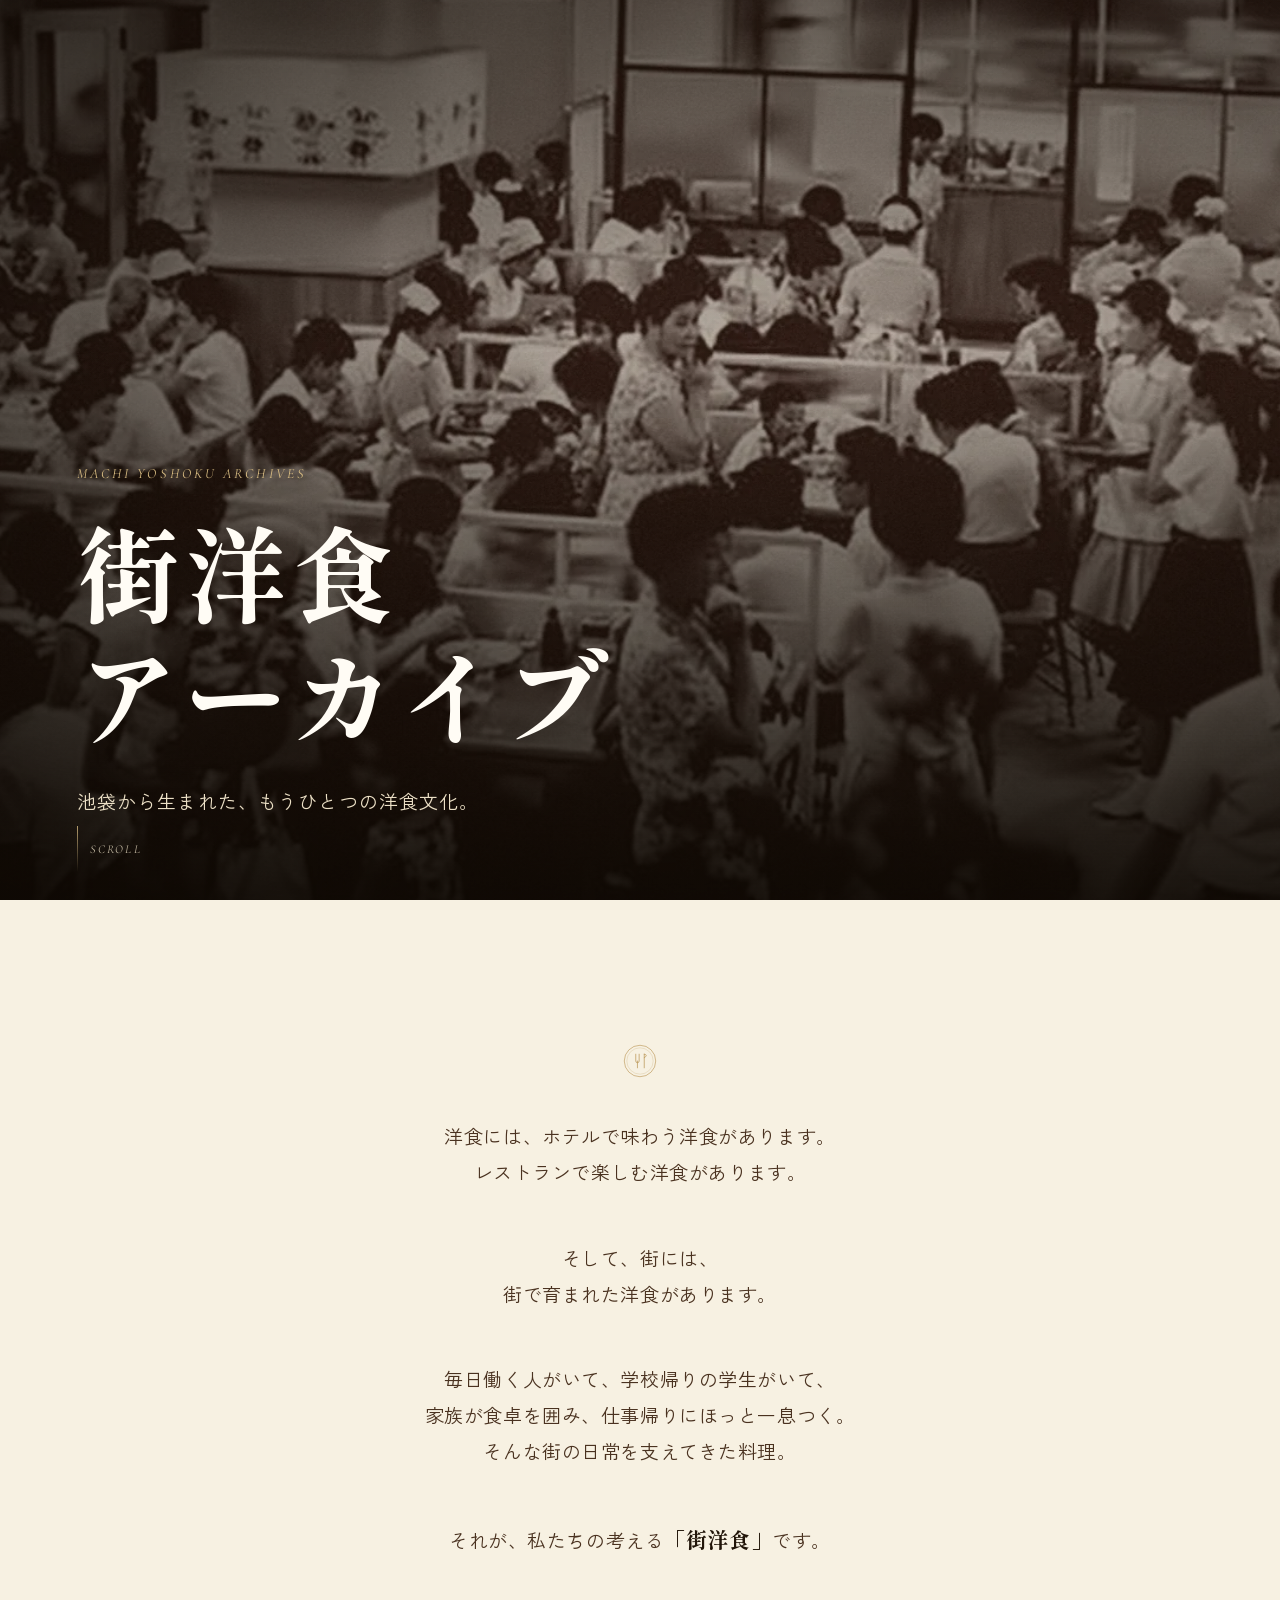
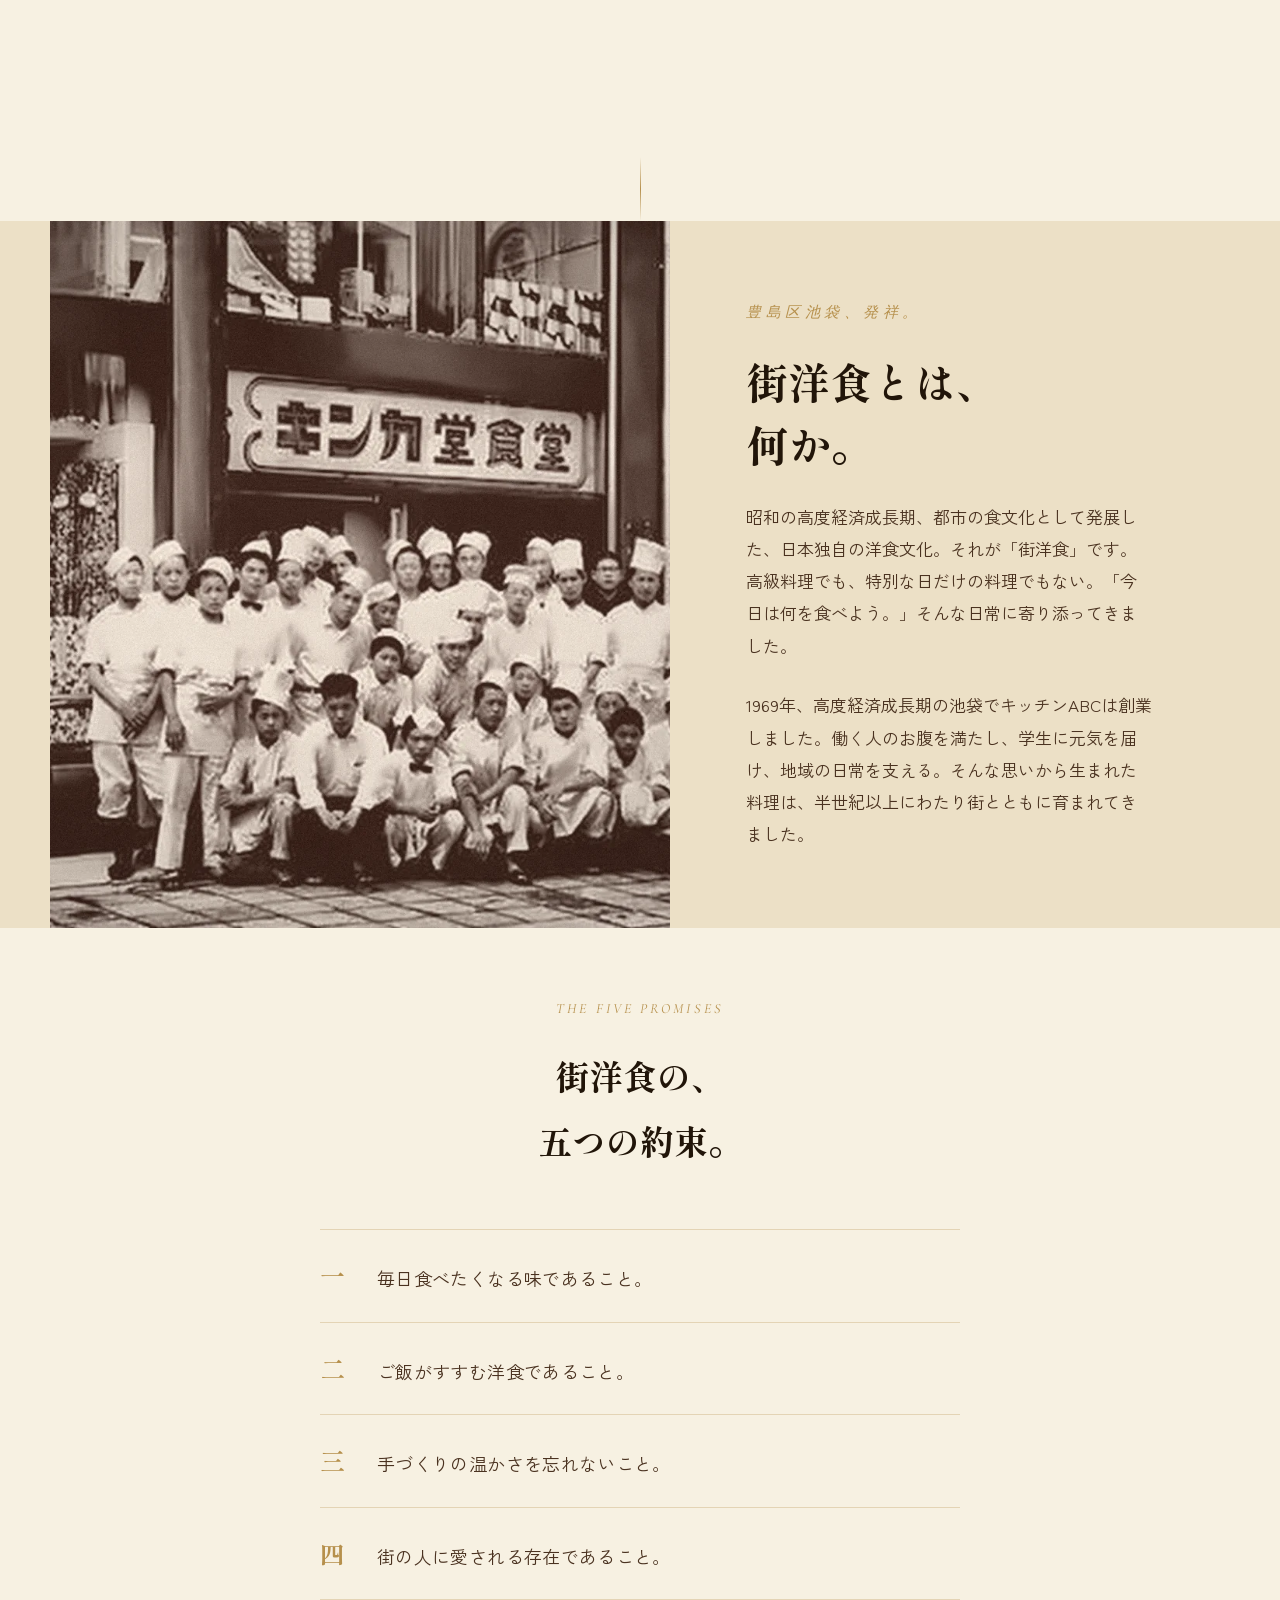
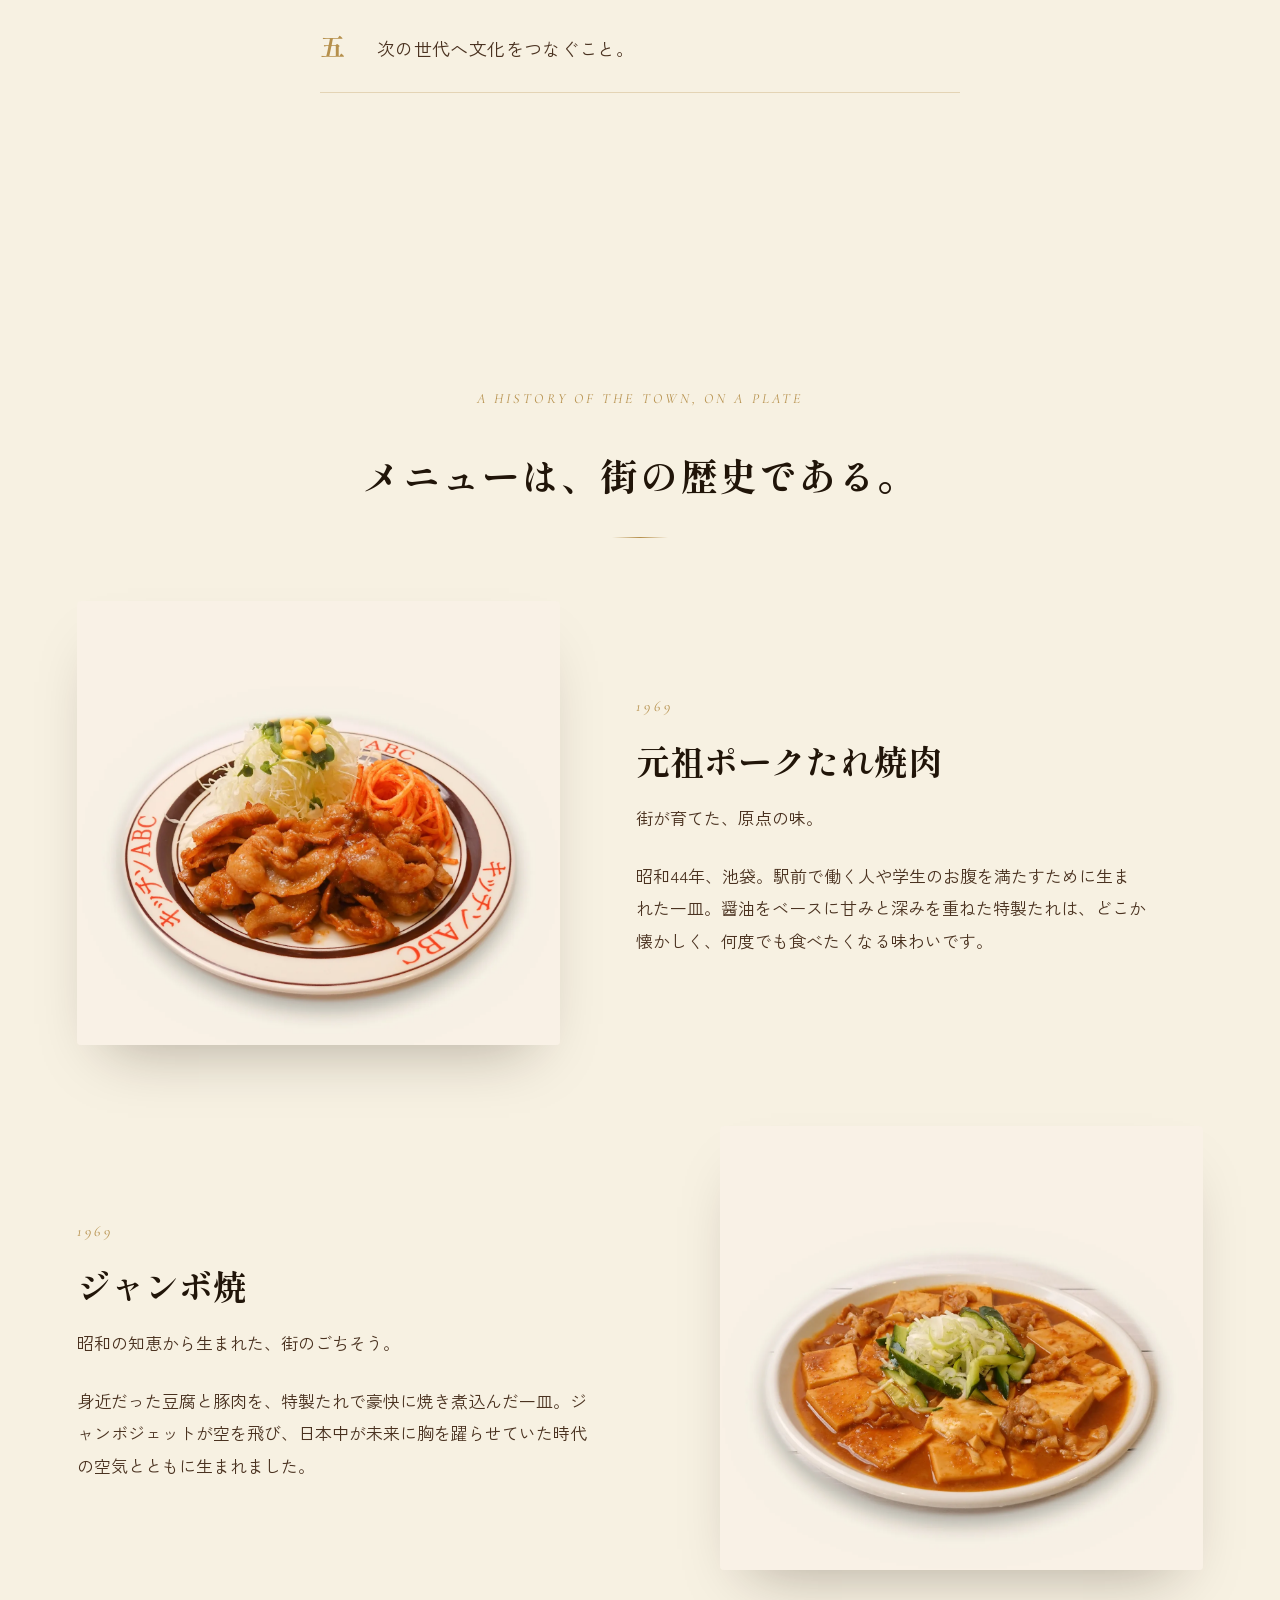
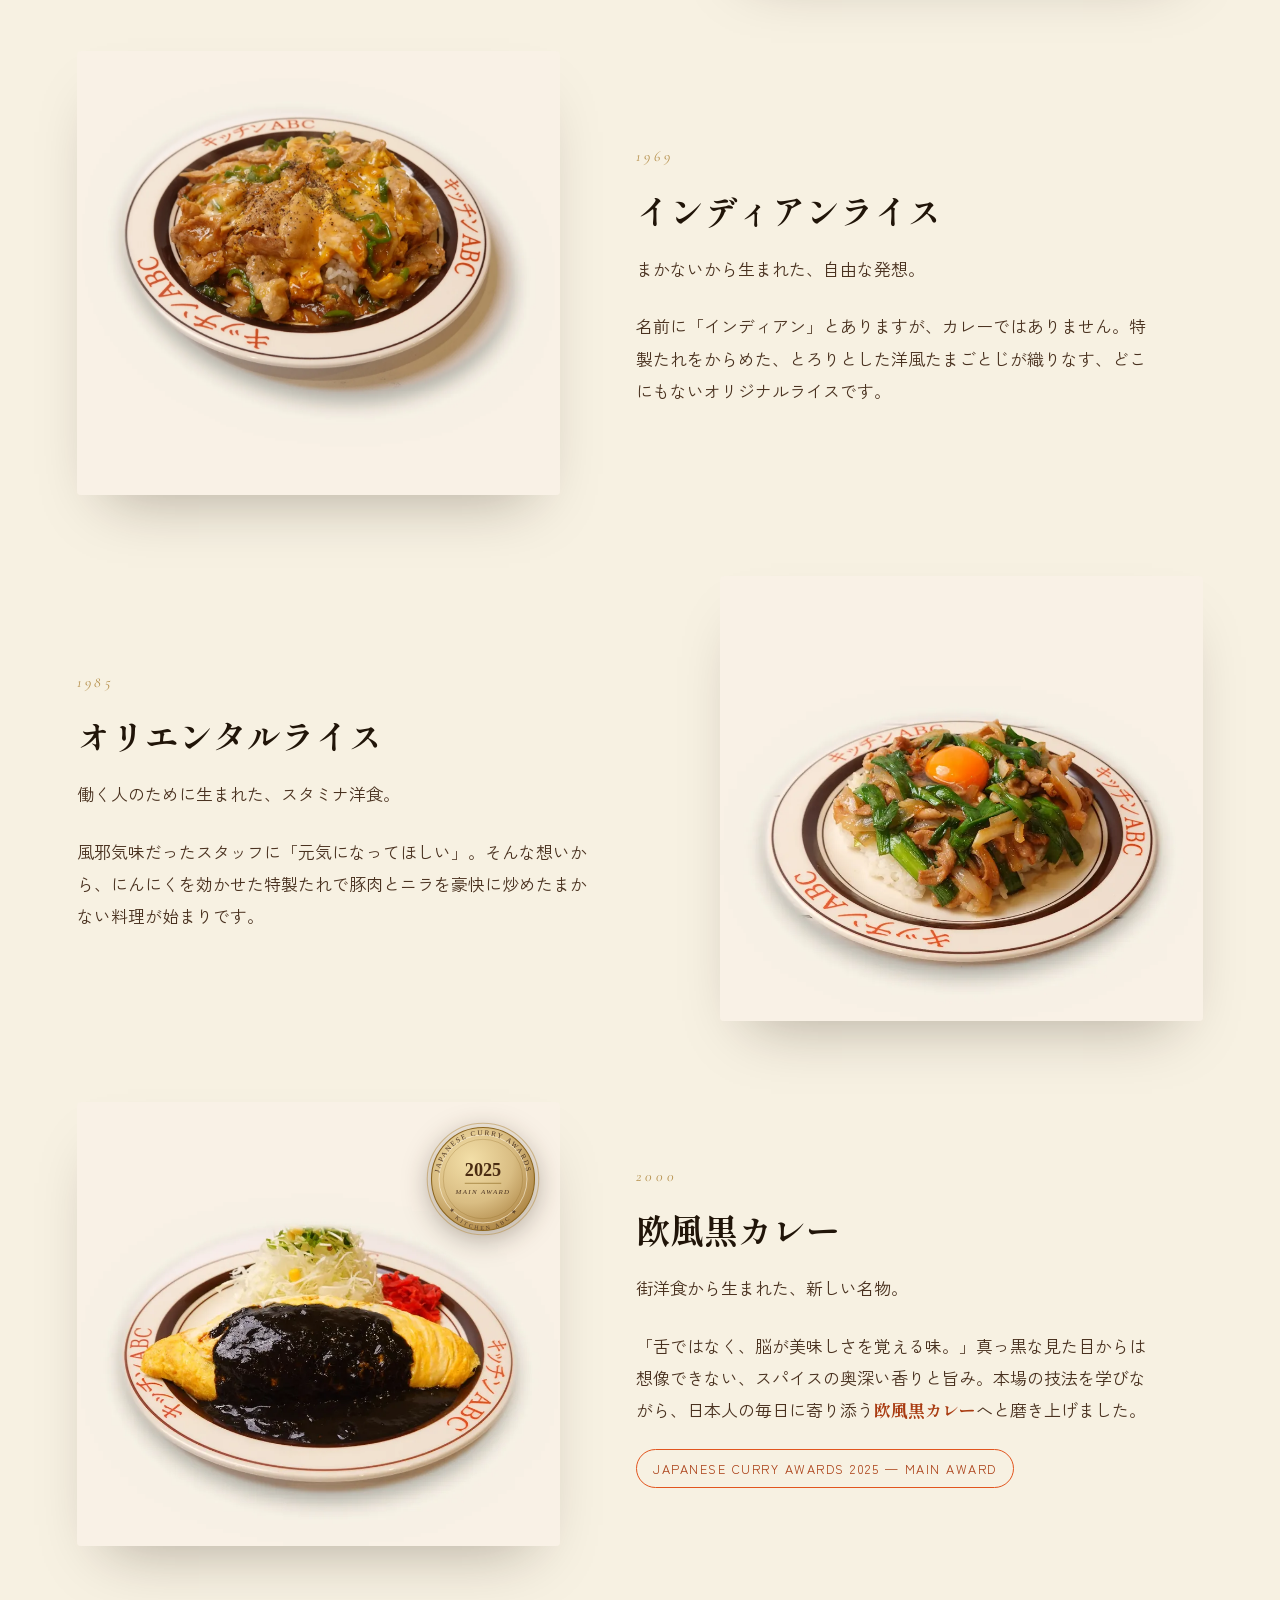
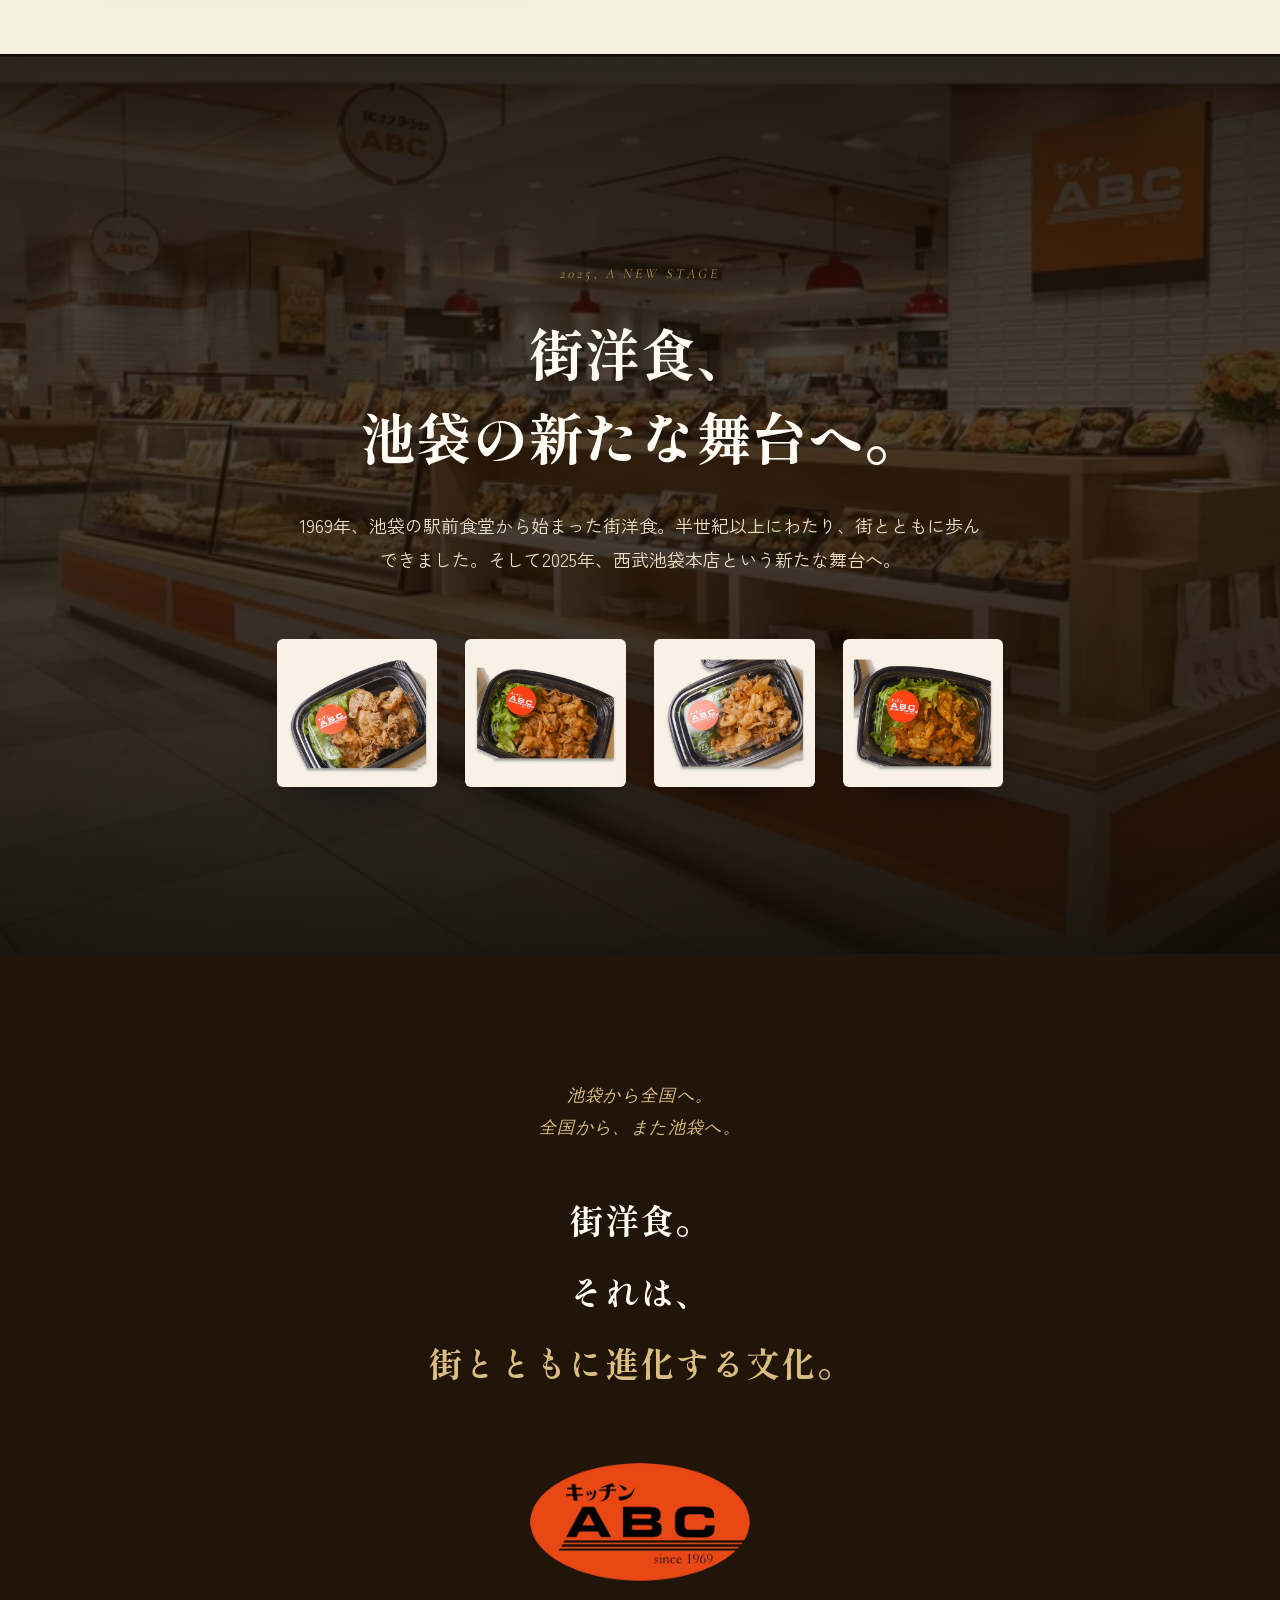
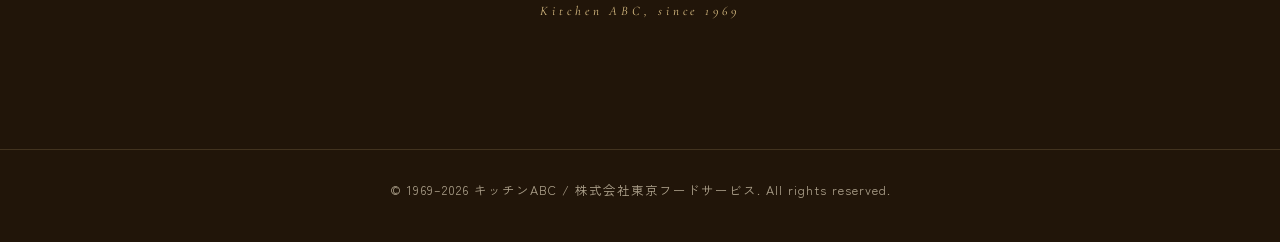
<file: index.html>
<!DOCTYPE html>
<html lang="ja">
<head>
<meta charset="UTF-8">
<meta name="viewport" content="width=device-width, initial-scale=1.0">
<title>街洋食アーカイブ | MACHI YOSHOKU ARCHIVES — キッチンABC</title>
<meta name="description" content="池袋の街、百貨店文化、そして名物メニューの歴史を通じて、キッチンABCが考える「街洋食」という文化をたどるデジタルアーカイブ。街洋食は、街とともに進化する文化。">

<!-- Open Graph -->
<meta property="og:type" content="website">
<meta property="og:title" content="街洋食アーカイブ | MACHI YOSHOKU ARCHIVES — キッチンABC">
<meta property="og:description" content="池袋の街、百貨店文化、そして名物メニューの歴史を通じて、キッチンABCが考える「街洋食」という文化をたどるデジタルアーカイブ。">
<meta property="og:image" content="images/hero-dining-hall.jpg">
<meta property="og:url" content="https://kitchenabc.example/machi-yoshoku-archives/">
<meta property="og:site_name" content="街洋食アーカイブ | キッチンABC">
<meta property="og:locale" content="ja_JP">

<!-- Twitter Card -->
<meta name="twitter:card" content="summary_large_image">
<meta name="twitter:title" content="街洋食アーカイブ | MACHI YOSHOKU ARCHIVES">
<meta name="twitter:description" content="池袋の街とともに育った洋食文化、キッチンABCのデジタルアーカイブ。">
<meta name="twitter:image" content="images/hero-dining-hall.jpg">

<link rel="preconnect" href="https://fonts.googleapis.com">
<link rel="preconnect" href="https://fonts.gstatic.com" crossorigin>
<link href="https://fonts.googleapis.com/css2?family=Shippori+Mincho+B1:wght@400;700;800&family=Zen+Kaku+Gothic+New:wght@300;400;500;700&family=Cormorant+Garamond:ital,wght@0,400;0,500;0,600;1,400;1,500&display=swap" rel="stylesheet">

<link rel="icon" type="image/png" href="assets/favicon.png">
<link rel="stylesheet" href="css/style.css">

<!-- Structured data: Article -->
<script type="application/ld+json">
{
  "@context": "https://schema.org",
  "@type": "Article",
  "headline": "街洋食アーカイブ — 池袋の街とともに育った洋食文化",
  "description": "池袋の街、百貨店文化、名物メニューの歴史を通じてキッチンABCが考える「街洋食」という文化をたどるデジタルアーカイブ。",
  "image": "images/hero-dining-hall.jpg",
  "author": { "@type": "Organization", "name": "キッチンABC" },
  "publisher": {
    "@type": "Organization",
    "name": "キッチンABC",
    "logo": { "@type": "ImageObject", "url": "assets/logo-mark.png" }
  },
  "mainEntityOfPage": "https://kitchenabc.example/machi-yoshoku-archives/"
}
</script>

<!-- Structured data: Organization -->
<script type="application/ld+json">
{
  "@context": "https://schema.org",
  "@type": "Organization",
  "name": "キッチンABC",
  "foundingDate": "1969",
  "url": "https://kitchenabc.example/",
  "logo": "assets/logo-mark.png",
  "areaServed": "豊島区 池袋"
}
</script>

<!-- Structured data: Breadcrumb -->
<script type="application/ld+json">
{
  "@context": "https://schema.org",
  "@type": "BreadcrumbList",
  "itemListElement": [
    { "@type": "ListItem", "position": 1, "name": "キッチンABC", "item": "https://kitchenabc.example/" },
    { "@type": "ListItem", "position": 2, "name": "街洋食アーカイブ", "item": "https://kitchenabc.example/machi-yoshoku-archives/" }
  ]
}
</script>
</head>
<body>

<a class="visually-hidden" href="#main">本文へスキップ</a>

<div class="site-mark" id="siteMark" aria-hidden="true">
  <img class="site-mark__badge" src="assets/logo-mark.png" alt="" width="46" height="25" loading="lazy">
  <span class="site-mark__text">MACHI YOSHOKU ARCHIVES</span>
</div>

<main id="main">

  <!-- ============ HERO ============ -->
  <section class="hero" aria-label="街洋食アーカイブ イントロダクション">
    <div class="hero__media" id="heroMedia">
      <picture>
        <source srcset="images/hero-dining-hall-sm.webp" media="(max-width: 760px)" type="image/webp">
        <source srcset="images/hero-dining-hall.webp" type="image/webp">
        <source srcset="images/hero-dining-hall-sm.jpg" media="(max-width: 760px)">
        <img src="images/hero-dining-hall.jpg" alt="昭和のキンカ堂食堂、大食堂のにぎわい" width="1251" height="822">
      </picture>
    </div>
    <div class="hero__veil"></div>
    <div class="hero__content">
      <div class="hero__inner">
        <span class="eyebrow hero__eyebrow reveal">MACHI YOSHOKU ARCHIVES</span>
        <h1 class="hero__title">
          <span class="reveal">街洋食</span>
          <span class="reveal reveal-delay-1">アーカイブ</span>
        </h1>
        <p class="hero__sub reveal reveal-delay-2">池袋から生まれた、もうひとつの洋食文化。</p>
      </div>
    </div>
    <div class="hero__scroll" aria-hidden="true">
      <span class="hero__scroll-line"></span>
      <span class="hero__scroll-text">SCROLL</span>
    </div>
  </section>

  <!-- ============ INTRO ============ -->
  <section class="intro">
    <div class="intro__inner">
      <img class="intro__mark reveal" src="assets/emblem-mark.svg" alt="" width="34" height="34" loading="lazy">
      <p class="reveal">
        洋食には、ホテルで味わう洋食があります。<br>
        レストランで楽しむ洋食があります。
      </p>
      <p class="reveal reveal-delay-1">
        そして、街には、<br>
        街で育まれた洋食があります。
      </p>
      <p class="reveal reveal-delay-2">
        毎日働く人がいて、学校帰りの学生がいて、<br>
        家族が食卓を囲み、仕事帰りにほっと一息つく。<br>
        そんな街の日常を支えてきた料理。
      </p>
      <p class="reveal reveal-delay-3">
        それが、私たちの考える<strong>「街洋食」</strong>です。
      </p>
    </div>
  </section>

  <div class="divider" aria-hidden="true"><span class="divider__line"></span></div>

  <!-- ============ CHAPTER 02 — 百貨店文化 ============ -->
  <section class="chapter" aria-labelledby="chapter02-title">
    <div class="chapter__grid">
      <div class="chapter__media reveal">
        <picture>
          <source srcset="images/section02-storefront-sm.webp" media="(max-width: 760px)" type="image/webp">
          <source srcset="images/section02-storefront.webp" type="image/webp">
          <img src="images/section02-storefront.jpg" alt="キンカ堂食堂の前に並ぶ職人たちの記念写真" width="1359" height="927" loading="lazy">
        </picture>
      </div>
      <div class="chapter__text">
        <span class="chapter__num reveal">豊島区池袋、発祥。</span>
        <h2 class="chapter__title reveal reveal-delay-1" id="chapter02-title">街洋食とは、<br>何か。</h2>
        <p class="chapter__body reveal reveal-delay-2">
          昭和の高度経済成長期、都市の食文化として発展した、日本独自の洋食文化。それが「街洋食」です。高級料理でも、特別な日だけの料理でもない。「今日は何を食べよう。」そんな日常に寄り添ってきました。
        </p>
        <p class="chapter__body reveal reveal-delay-3">
          1969年、高度経済成長期の池袋でキッチンABCは創業しました。働く人のお腹を満たし、学生に元気を届け、地域の日常を支える。そんな思いから生まれた料理は、半世紀以上にわたり街とともに育まれてきました。
        </p>
      </div>
    </div>
  </section>

  <!-- ============ FIVE PROMISES ============ -->
  <section class="promises">
    <div class="promises__inner">
      <span class="eyebrow reveal">THE FIVE PROMISES</span>
      <h2 class="promises__title reveal reveal-delay-1">街洋食の、<br>五つの約束。</h2>
      <ul class="promises__list">
        <li class="promises__item reveal reveal-delay-1"><span class="promises__num">一</span>毎日食べたくなる味であること。</li>
        <li class="promises__item reveal reveal-delay-2"><span class="promises__num">二</span>ご飯がすすむ洋食であること。</li>
        <li class="promises__item reveal reveal-delay-3"><span class="promises__num">三</span>手づくりの温かさを忘れないこと。</li>
        <li class="promises__item reveal reveal-delay-4"><span class="promises__num">四</span>街の人に愛される存在であること。</li>
        <li class="promises__item reveal reveal-delay-4"><span class="promises__num">五</span>次の世代へ文化をつなぐこと。</li>
      </ul>
    </div>
  </section>

  <!-- ============ MENU INTRO ============ -->
  <section class="menu-intro">
    <span class="eyebrow reveal">A HISTORY OF THE TOWN, ON A PLATE</span>
    <h2 class="menu-intro__title reveal reveal-delay-1">メニューは、街の歴史である。</h2>
    <div class="gold-rule gold-rule--center reveal reveal-delay-2"></div>
  </section>

  <!-- ============ MENU ARCHIVE ============ -->
  <section class="menu-archive" aria-label="名物メニューアーカイブ">
    <div class="menu-list">

      <article class="menu-card">
        <div class="menu-card__media reveal">
          <picture>
            <source srcset="images/menu-1969-pork-tare-sm.webp" media="(max-width: 760px)" type="image/webp">
            <source srcset="images/menu-1969-pork-tare.webp" type="image/webp">
            <img src="images/menu-1969-pork-tare.jpg" alt="元祖ポークたれ焼肉" width="1400" height="1400" loading="lazy">
          </picture>
        </div>
        <div class="menu-card__text reveal reveal-delay-1">
          <span class="menu-card__year">1969</span>
          <h3 class="menu-card__name">元祖ポークたれ焼肉</h3>
          <p class="menu-card__copy">街が育てた、原点の味。</p>
          <p class="menu-card__copy">
            昭和44年、池袋。駅前で働く人や学生のお腹を満たすために生まれた一皿。醤油をベースに甘みと深みを重ねた特製たれは、どこか懐かしく、何度でも食べたくなる味わいです。
          </p>
        </div>
      </article>

      <article class="menu-card">
        <div class="menu-card__media reveal">
          <picture>
            <source srcset="images/menu-1969-jumbo-yaki-sm.webp" media="(max-width: 760px)" type="image/webp">
            <source srcset="images/menu-1969-jumbo-yaki.webp" type="image/webp">
            <img src="images/menu-1969-jumbo-yaki.jpg" alt="ジャンボ焼" width="1400" height="1400" loading="lazy">
          </picture>
        </div>
        <div class="menu-card__text reveal reveal-delay-1">
          <span class="menu-card__year">1969</span>
          <h3 class="menu-card__name">ジャンボ焼</h3>
          <p class="menu-card__copy">昭和の知恵から生まれた、街のごちそう。</p>
          <p class="menu-card__copy">
            身近だった豆腐と豚肉を、特製たれで豪快に焼き煮込んだ一皿。ジャンボジェットが空を飛び、日本中が未来に胸を躍らせていた時代の空気とともに生まれました。
          </p>
        </div>
      </article>

      <article class="menu-card">
        <div class="menu-card__media reveal">
          <picture>
            <source srcset="images/menu-1969-indian-rice-sm.webp" media="(max-width: 760px)" type="image/webp">
            <source srcset="images/menu-1969-indian-rice.webp" type="image/webp">
            <img src="images/menu-1969-indian-rice.jpg" alt="インディアンライス" width="1400" height="1400" loading="lazy">
          </picture>
        </div>
        <div class="menu-card__text reveal reveal-delay-1">
          <span class="menu-card__year">1969</span>
          <h3 class="menu-card__name">インディアンライス</h3>
          <p class="menu-card__copy">まかないから生まれた、自由な発想。</p>
          <p class="menu-card__copy">
            名前に「インディアン」とありますが、カレーではありません。特製たれをからめた、とろりとした洋風たまごとじが織りなす、どこにもないオリジナルライスです。
          </p>
        </div>
      </article>

      <article class="menu-card">
        <div class="menu-card__media reveal">
          <picture>
            <source srcset="images/menu-1985-oriental-rice-sm.webp" media="(max-width: 760px)" type="image/webp">
            <source srcset="images/menu-1985-oriental-rice.webp" type="image/webp">
            <img src="images/menu-1985-oriental-rice.jpg" alt="オリエンタルライス" width="1400" height="1400" loading="lazy">
          </picture>
        </div>
        <div class="menu-card__text reveal reveal-delay-1">
          <span class="menu-card__year">1985</span>
          <h3 class="menu-card__name">オリエンタルライス</h3>
          <p class="menu-card__copy">働く人のために生まれた、スタミナ洋食。</p>
          <p class="menu-card__copy">
            風邪気味だったスタッフに「元気になってほしい」。そんな想いから、にんにくを効かせた特製たれで豚肉とニラを豪快に炒めたまかない料理が始まりです。
          </p>
        </div>
      </article>

      <article class="menu-card">
        <div class="menu-card__media reveal">
          <picture>
            <source srcset="images/menu-2000-curry-sm.webp" media="(max-width: 760px)" type="image/webp">
            <source srcset="images/menu-2000-curry.webp" type="image/webp">
            <img src="images/menu-2000-curry.jpg" alt="欧風黒カレー" width="1400" height="1400" loading="lazy">
          </picture>
          <img class="menu-card__award" src="assets/award-curry-2025.svg" alt="JAPANESE CURRY AWARDS 2025 MAIN AWARD 受賞" loading="lazy">
        </div>
        <div class="menu-card__text reveal reveal-delay-1">
          <span class="menu-card__year">2000</span>
          <h3 class="menu-card__name">欧風黒カレー</h3>
          <p class="menu-card__copy">街洋食から生まれた、新しい名物。</p>
          <p class="menu-card__copy">
            「舌ではなく、脳が美味しさを覚える味。」真っ黒な見た目からは想像できない、スパイスの奥深い香りと旨み。本場の技法を学びながら、日本人の毎日に寄り添う<em>欧風黒カレー</em>へと磨き上げました。
          </p>
          <span class="menu-card__tag">JAPANESE CURRY AWARDS 2025 — MAIN AWARD</span>
        </div>
      </article>

    </div>
  </section>

  <!-- ============ FINALE CHAPTER — 百貨店へ ============ -->
  <section class="finale-chapter" aria-label="街洋食は、百貨店へ">
    <div class="finale-chapter__media" id="finaleMedia">
      <picture>
        <source srcset="images/depachika-storefront-sm.webp" media="(max-width: 760px)" type="image/webp">
        <source srcset="images/depachika-storefront.webp" type="image/webp">
        <img src="images/depachika-storefront.jpg" alt="西武池袋デパ地下のキッチンABC店舗" width="1536" height="846" loading="lazy">
      </picture>
    </div>
    <div class="finale-chapter__veil"></div>
    <div class="finale-chapter__content">
      <span class="eyebrow reveal">2025, A NEW STAGE</span>
      <h2 class="finale-chapter__title reveal reveal-delay-1">街洋食、<br>池袋の新たな舞台へ。</h2>
      <p class="finale-chapter__body reveal reveal-delay-2">
        1969年、池袋の駅前食堂から始まった街洋食。半世紀以上にわたり、街とともに歩んできました。そして2025年、西武池袋本店という新たな舞台へ。
      </p>
      <div class="finale-products" aria-label="デパ地下の惣菜商品">
        <div class="finale-products__item reveal reveal-delay-1">
          <picture>
            <source srcset="images/sozai-01-sm.webp" media="(max-width: 760px)" type="image/webp">
            <source srcset="images/sozai-01.webp" type="image/webp">
            <img src="images/sozai-01.jpg" alt="デパ地下惣菜 1" width="1100" height="950" loading="lazy">
          </picture>
        </div>
        <div class="finale-products__item reveal reveal-delay-2">
          <picture>
            <source srcset="images/sozai-02-sm.webp" media="(max-width: 760px)" type="image/webp">
            <source srcset="images/sozai-02.webp" type="image/webp">
            <img src="images/sozai-02.jpg" alt="デパ地下惣菜 2" width="1100" height="950" loading="lazy">
          </picture>
        </div>
        <div class="finale-products__item reveal reveal-delay-3">
          <picture>
            <source srcset="images/sozai-03-sm.webp" media="(max-width: 760px)" type="image/webp">
            <source srcset="images/sozai-03.webp" type="image/webp">
            <img src="images/sozai-03.jpg" alt="デパ地下惣菜 3" width="1100" height="950" loading="lazy">
          </picture>
        </div>
        <div class="finale-products__item reveal reveal-delay-4">
          <picture>
            <source srcset="images/sozai-04-sm.webp" media="(max-width: 760px)" type="image/webp">
            <source srcset="images/sozai-04.webp" type="image/webp">
            <img src="images/sozai-04.jpg" alt="デパ地下惣菜 4" width="1100" height="950" loading="lazy">
          </picture>
        </div>
      </div>
    </div>
  </section>

  <!-- ============ FINAL MESSAGE ============ -->
  <section class="finale-message">
    <p class="finale-message__lead reveal">
      池袋から全国へ。<br>全国から、また池袋へ。
    </p>
    <p class="finale-message__text reveal reveal-delay-1">
      街洋食。<br>
      それは、<br>
      <span class="accent">街とともに進化する文化。</span>
    </p>
    <img class="finale-message__logo reveal reveal-delay-2" src="assets/logo-mark.png" alt="キッチンABC ロゴ" width="220" height="118" loading="lazy">
    <p class="finale-message__since reveal reveal-delay-3">Kitchen ABC, since 1969</p>
  </section>

</main>

<footer class="site-footer">
  <p>&copy; 1969–2026 キッチンABC / 株式会社東京フードサービス. All rights reserved.</p>
</footer>

<script src="js/script.js"></script>
</body>
</html>
</file>
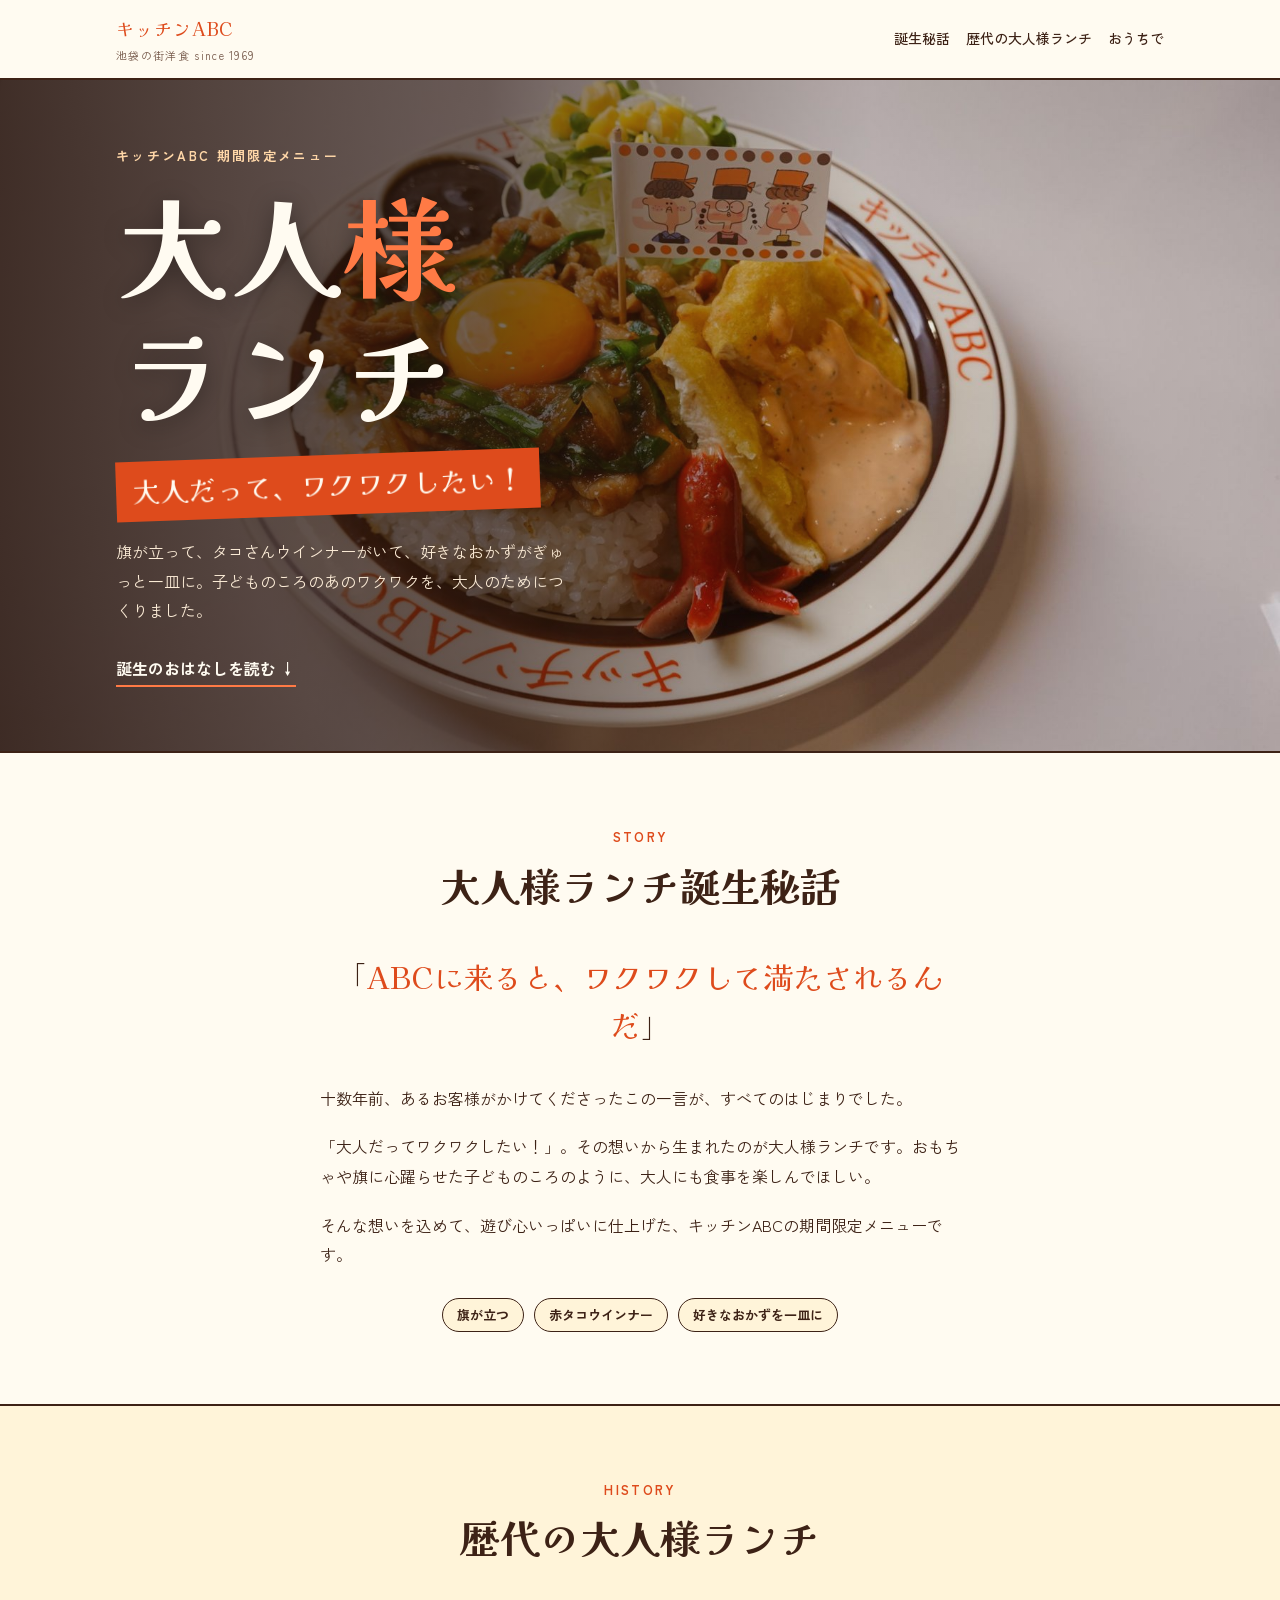
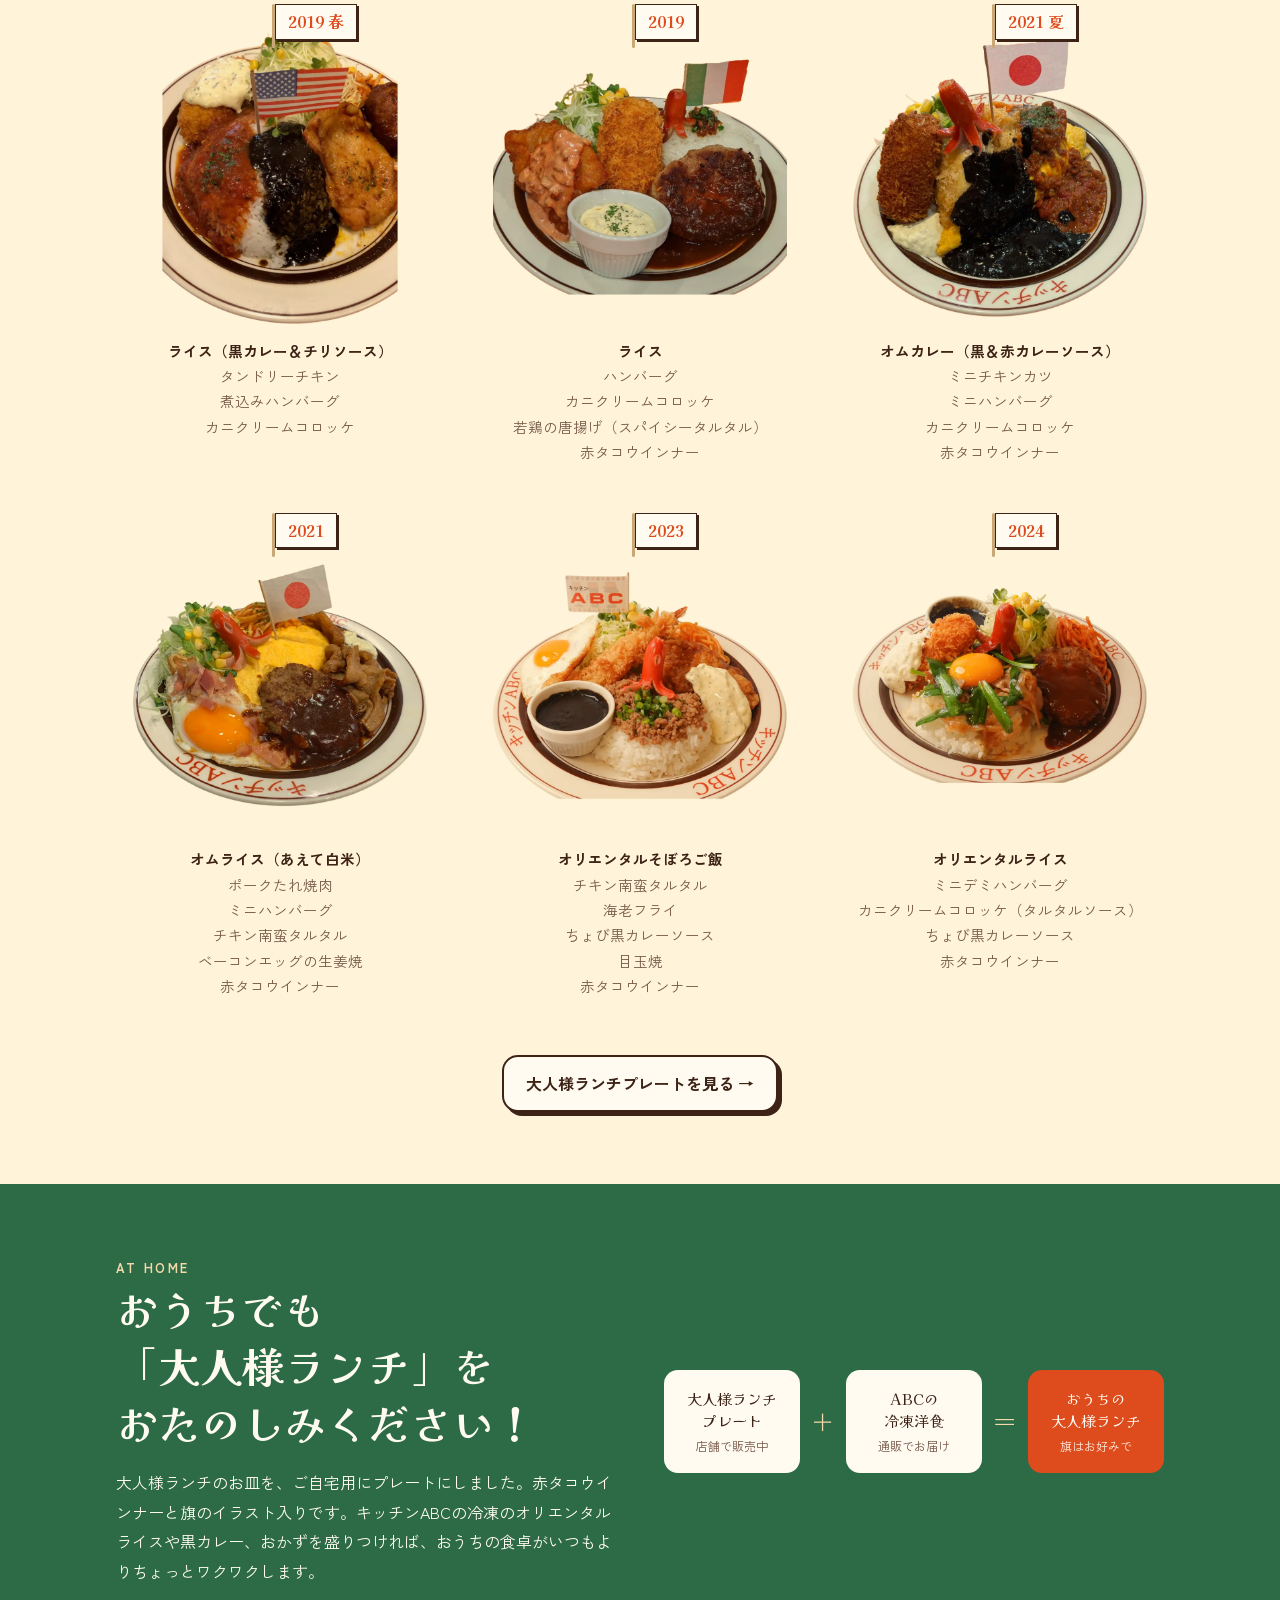
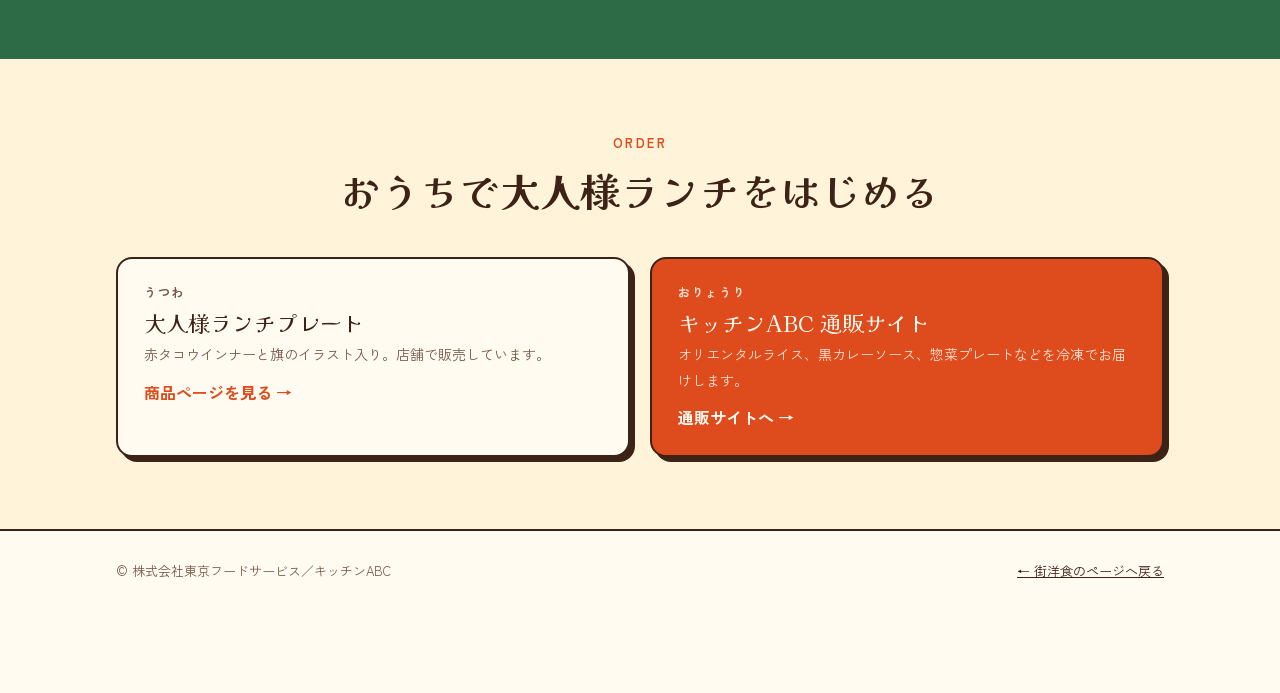
<file: otona-lunch/index.html>
<!doctype html>
<html lang="ja">
<head>
<meta charset="utf-8">
<meta name="viewport" content="width=device-width, initial-scale=1, viewport-fit=cover">
<title>大人様ランチ物語｜キッチンABC</title>
<meta name="claude:viewport-fit-sides" content="cover">
<meta name="description" content="「大人だってワクワクしたい！」から生まれた、キッチンABCの期間限定メニュー「大人様ランチ」。誕生秘話と歴代の大人様ランチをご紹介します。">
<meta property="og:title" content="大人様ランチ物語｜キッチンABC">
<meta property="og:description" content="大人だって、ワクワクしたい！キッチンABCの期間限定メニュー「大人様ランチ」の誕生秘話と歴代ラインナップ。">
<meta property="og:image" content="images/ogp.jpg">
<meta property="og:type" content="website">
<meta name="twitter:card" content="summary_large_image">
<link rel="preconnect" href="https://fonts.googleapis.com">
<link rel="preconnect" href="https://fonts.gstatic.com" crossorigin>
<link rel="stylesheet" href="https://fonts.googleapis.com/css2?family=Kaisei+Decol:wght@500;700&family=Zen+Kaku+Gothic+New:wght@400;500;700&display=swap">
<style>
/* Layout: 洋食屋のお皿をモチーフ。縦一本のストーリー → 歴代を旗つきの皿で並べる → 器(プレート)と中身(通販)の2つの出口 */
:root{
  --cream:#FFF4D9;      /* キッチンABCサイトのクリーム */
  --paper:#FFFBF1;      /* お皿の白 */
  --tomato:#DE4B1C;     /* お皿の「キッチンABC」文字の朱 */
  --brown:#3D2216;      /* お皿のふち・デミグラス */
  --green:#2D6B47;      /* パセリの緑 */
  --muted:#76594A;
  --line:#E9D6B4;
  --display:"Kaisei Decol","Hiragino Mincho ProN","Yu Mincho",serif;
  --body:"Zen Kaku Gothic New","Hiragino Kaku Gothic ProN","Yu Gothic",sans-serif;
  color-scheme:light;
}
*{box-sizing:border-box}
body{margin:0;background:var(--cream);color:var(--brown);font-family:var(--body);font-size:16px;line-height:1.85;-webkit-font-smoothing:antialiased}
img{max-width:100%;display:block}
a{color:inherit}
.wrap{max-width:1080px;margin:0 auto;padding-left:max(16px,env(safe-area-inset-left,0px));padding-right:max(16px,env(safe-area-inset-right,0px))}
h1,h2,h3{font-family:var(--display);font-weight:700;text-wrap:balance;margin:0;line-height:1.35}
.eyebrow{font-size:13px;letter-spacing:.18em;color:var(--tomato);font-weight:700}

/* top bar */
.topbar{border-bottom:2px solid var(--brown);background:var(--paper)}
.topbar .wrap{display:flex;align-items:center;justify-content:space-between;gap:12px;padding-block:12px}
.brand{font-family:var(--display);font-size:18px;color:var(--tomato);text-decoration:none;letter-spacing:.05em}
.brand small{display:block;font-family:var(--body);font-size:11px;color:var(--muted);letter-spacing:.12em}
.topbar nav{display:flex;gap:16px;font-size:14px;font-weight:500}
.topbar nav a{text-decoration:none}
.topbar nav a:hover{color:var(--tomato)}

/* hero: 写真を全面に敷き、左に文字をのせる */
.hero{position:relative;min-height:clamp(520px,72vh,760px);display:flex;align-items:center;overflow:hidden;background:var(--brown)}
.hero .bg{position:absolute;inset:0;width:100%;height:100%;object-fit:cover;object-position:68% 50%}
.hero::after{content:"";position:absolute;inset:0;background:linear-gradient(90deg,rgba(40,20,12,.88) 0%,rgba(40,20,12,.66) 38%,rgba(40,20,12,.12) 68%,rgba(40,20,12,0) 100%)}
.hero .wrap{position:relative;z-index:1;width:100%;padding-block:64px}
.hero .copy{max-width:520px;color:var(--paper)}
.hero .eyebrow{color:#FFD7A8}
.hero h1{font-size:clamp(56px,9vw,112px);letter-spacing:.02em;margin-top:10px;line-height:1.15;text-shadow:0 4px 24px rgba(0,0,0,.35)}
.hero h1 span{color:#FF7A45}
.hero .lead{display:inline-block;font-family:var(--display);font-size:clamp(20px,2.6vw,28px);margin:20px 0 0;background:var(--tomato);color:var(--paper);padding:4px 16px;transform:rotate(-2deg)}
.hero p.sub{margin:22px 0 0;max-width:28em;color:#FBEBD6}
.jump{display:inline-flex;align-items:center;gap:8px;margin-top:28px;font-weight:700;text-decoration:none;color:var(--paper);border-bottom:2px solid #FF7A45;padding-bottom:2px}

/* section frame */
section{padding-block:72px}
.sec-head{text-align:center;margin-bottom:40px}
.sec-head h2{font-size:clamp(28px,4vw,40px);margin-top:8px}

/* story */
.story{background:var(--paper);border-block:2px solid var(--brown)}
.story .body{max-width:640px;margin:0 auto}
.quote{font-family:var(--display);font-size:clamp(22px,3.2vw,30px);text-align:center;color:var(--tomato);margin:0 0 32px;line-height:1.6}
.quote::before,.quote::after{color:var(--brown)}
.quote::before{content:"「"}
.quote::after{content:"」"}
.story p{margin:0 0 1.2em}
.story .sign{display:flex;justify-content:center;gap:10px;flex-wrap:wrap;margin-top:28px}
.chip{font-size:13px;font-weight:700;border:1.5px solid var(--brown);border-radius:999px;padding:4px 14px;background:var(--cream)}

/* history */
.history-grid{display:grid;grid-template-columns:repeat(3,minmax(0,1fr));gap:48px 32px;list-style:none;margin:0;padding:0}
.card{display:flex;flex-direction:column;align-items:center;text-align:center}
.card .pic{position:relative;width:92%;margin-top:22px}
.flag{position:absolute;top:-22px;left:50%;transform:translateX(-8px);z-index:2;display:flex;align-items:flex-start}
.flag::before{content:"";width:3px;height:44px;background:#C9A777;border-radius:2px}
.flag b{font-family:var(--display);font-size:16px;background:var(--paper);border:1.5px solid var(--brown);padding:2px 12px;white-space:nowrap;color:var(--tomato);box-shadow:2px 2px 0 var(--brown)}
.card .pic img{width:100%;height:auto;aspect-ratio:1;object-fit:contain;mix-blend-mode:multiply;transition:transform .35s ease}
.card:hover .pic img{transform:rotate(-4deg) scale(1.03)}
.card h3{font-size:20px;margin-top:6px}
.menu{list-style:none;padding:0;margin:10px 0 0;font-size:14.5px;line-height:1.75;color:var(--muted)}
.menu li strong{color:var(--brown);font-weight:700}
.dotline{display:flex;align-items:center;gap:6px;justify-content:center;margin:56px 0 0;color:var(--muted);font-size:14px}

/* mid CTA */
.mid-cta{text-align:center;margin-top:56px}

/* home */
.home{background:var(--green);color:var(--paper)}
.home .eyebrow{color:#F6D9A8}
.home .grid{display:grid;grid-template-columns:1fr 1fr;gap:48px;align-items:center}
.home h2{font-size:clamp(28px,4vw,42px)}
.home p{margin:18px 0 0;max-width:32em}
.recipe{display:grid;grid-template-columns:1fr auto 1fr auto 1fr;align-items:center;gap:10px;text-align:center;font-family:var(--display)}
.recipe .box{background:var(--paper);color:var(--brown);border-radius:14px;padding:18px 10px;font-size:15px;line-height:1.5;min-width:0}
.recipe .box small{display:block;font-family:var(--body);font-size:12px;color:var(--muted);margin-top:4px}
.recipe .op{font-size:26px;color:#F6D9A8}
.recipe .box.goal{background:var(--tomato);color:var(--paper)}
.recipe .box.goal small{color:#FFE7D6}

/* CTA */
.cta-row{display:grid;grid-template-columns:1fr 1fr;gap:20px;margin-top:8px}
.btn{display:flex;flex-direction:column;align-items:flex-start;gap:4px;text-decoration:none;border:2px solid var(--brown);border-radius:16px;padding:22px 26px;background:var(--paper);box-shadow:5px 5px 0 var(--brown);transition:transform .15s ease,box-shadow .15s ease}
.btn:hover{transform:translate(2px,2px);box-shadow:3px 3px 0 var(--brown)}
.btn:focus-visible{outline:3px solid var(--tomato);outline-offset:3px}
.btn .k{font-size:12px;letter-spacing:.14em;font-weight:700;color:var(--muted)}
.btn .t{font-family:var(--display);font-size:22px;line-height:1.4}
.btn .d{font-size:14px;color:var(--muted)}
.btn .arrow{margin-top:6px;font-weight:700;color:var(--tomato)}
.btn.primary{background:var(--tomato);color:var(--paper)}
.btn.primary .k,.btn.primary .d{color:#FFE3D2}
.btn.primary .arrow{color:var(--paper)}
.btn.small{display:inline-flex;flex-direction:row;align-items:center;padding:12px 22px;font-weight:700;box-shadow:4px 4px 0 var(--brown)}

/* footer */
footer{border-top:2px solid var(--brown);background:var(--paper);font-size:13px;color:var(--muted)}
footer .wrap{display:flex;flex-wrap:wrap;justify-content:space-between;gap:12px;padding-block:28px 110px}
footer a{color:var(--brown)}

/* sticky mobile CTA */
.sticky{display:none}

@media (max-width:860px){
  .home .grid{grid-template-columns:1fr}
  .hero{align-items:flex-end;min-height:600px}
  .hero .bg{object-position:62% 30%}
  .hero::after{background:linear-gradient(180deg,rgba(40,20,12,0) 20%,rgba(40,20,12,.55) 50%,rgba(40,20,12,.92) 100%)}
  .hero .wrap{padding-block:48px 40px}
  .history-grid{grid-template-columns:repeat(2,minmax(0,1fr));gap:40px 18px}
  .cta-row{grid-template-columns:1fr}
  .topbar nav{display:none}
}
@media (max-width:540px){
  section{padding-block:56px}
  .history-grid{grid-template-columns:1fr;gap:44px}
  .card .pic{width:78%}
  .recipe{grid-template-columns:1fr;gap:6px}
  .recipe .op{line-height:1}
  .sticky{display:grid;grid-template-columns:1fr 1fr;gap:8px;position:fixed;left:0;right:0;bottom:0;z-index:20;background:var(--paper);border-top:2px solid var(--brown);padding:10px max(12px,env(safe-area-inset-right,0px)) calc(10px + env(safe-area-inset-bottom,0px)) max(12px,env(safe-area-inset-left,0px))}
  .sticky a{text-align:center;text-decoration:none;font-weight:700;font-size:14px;border-radius:10px;padding:11px 6px;border:2px solid var(--brown)}
  .sticky a.p{background:var(--tomato);color:var(--paper);border-color:var(--tomato)}
}
@media (prefers-reduced-motion:reduce){*{transition:none!important}}
</style>
</head>
<body>

<header class="topbar">
  <div class="wrap">
    <a class="brand" href="../">キッチンABC<small>池袋の街洋食 since 1969</small></a>
    <nav aria-label="ページ内">
      <a href="#story">誕生秘話</a>
      <a href="#history">歴代の大人様ランチ</a>
      <a href="#home">おうちで</a>
    </nav>
  </div>
</header>

<main>
<section class="hero" aria-labelledby="hero-title" style="padding-block:0">
  <img class="bg" src="images/main.jpg" alt="キッチンABCの大人様ランチ。ポークたれ焼肉ごはんに卵黄、チキン南蛮、赤タコウインナー、キャラクターの旗">
  <div class="wrap">
    <div class="copy">
      <div class="eyebrow">キッチンABC 期間限定メニュー</div>
      <h1 id="hero-title">大人<span>様</span><br>ランチ</h1>
      <p class="lead">大人だって、ワクワクしたい！</p>
      <p class="sub">旗が立って、タコさんウインナーがいて、好きなおかずがぎゅっと一皿に。子どものころのあのワクワクを、大人のためにつくりました。</p>
      <a class="jump" href="#story">誕生のおはなしを読む ↓</a>
    </div>
  </div>
</section>

<section class="story" id="story" aria-labelledby="story-title">
  <div class="wrap">
    <div class="sec-head">
      <div class="eyebrow">STORY</div>
      <h2 id="story-title">大人様ランチ誕生秘話</h2>
    </div>
    <div class="body">
      <p class="quote">ABCに来ると、ワクワクして満たされるんだ</p>
      <p>十数年前、あるお客様がかけてくださったこの一言が、すべてのはじまりでした。</p>
      <p>「大人だってワクワクしたい！」。その想いから生まれたのが大人様ランチです。おもちゃや旗に心躍らせた子どものころのように、大人にも食事を楽しんでほしい。</p>
      <p>そんな想いを込めて、遊び心いっぱいに仕上げた、キッチンABCの期間限定メニューです。</p>
      <div class="sign">
        <span class="chip">旗が立つ</span>
        <span class="chip">赤タコウインナー</span>
        <span class="chip">好きなおかずを一皿に</span>
      </div>
    </div>
  </div>
</section>

<section id="history" aria-labelledby="history-title">
  <div class="wrap">
    <div class="sec-head">
      <div class="eyebrow">HISTORY</div>
      <h2 id="history-title">歴代の大人様ランチ</h2>
    </div>
    <ol class="history-grid">
      <li class="card">
        <div class="pic"><span class="flag"><b>2019 春</b></span><img src="images/2019-spring.webp" alt="2019年春の大人様ランチ" loading="lazy" width="900" height="900"></div>
        <ul class="menu">
          <li><strong>ライス（黒カレー＆チリソース）</strong></li>
          <li>タンドリーチキン</li>
          <li>煮込みハンバーグ</li>
          <li>カニクリームコロッケ</li>
        </ul>
      </li>
      <li class="card">
        <div class="pic"><span class="flag"><b>2019</b></span><img src="images/2019.webp" alt="2019年の大人様ランチ" loading="lazy" width="900" height="900"></div>
        <ul class="menu">
          <li><strong>ライス</strong></li>
          <li>ハンバーグ</li>
          <li>カニクリームコロッケ</li>
          <li>若鶏の唐揚げ（スパイシータルタル）</li>
          <li>赤タコウインナー</li>
        </ul>
      </li>
      <li class="card">
        <div class="pic"><span class="flag"><b>2021 夏</b></span><img src="images/2021-summer.webp" alt="2021年夏の大人様ランチ" loading="lazy" width="900" height="900"></div>
        <ul class="menu">
          <li><strong>オムカレー（黒＆赤カレーソース）</strong></li>
          <li>ミニチキンカツ</li>
          <li>ミニハンバーグ</li>
          <li>カニクリームコロッケ</li>
          <li>赤タコウインナー</li>
        </ul>
      </li>
      <li class="card">
        <div class="pic"><span class="flag"><b>2021</b></span><img src="images/2021.webp" alt="2021年の大人様ランチ" loading="lazy" width="900" height="900"></div>
        <ul class="menu">
          <li><strong>オムライス（あえて白米）</strong></li>
          <li>ポークたれ焼肉</li>
          <li>ミニハンバーグ</li>
          <li>チキン南蛮タルタル</li>
          <li>ベーコンエッグの生姜焼</li>
          <li>赤タコウインナー</li>
        </ul>
      </li>
      <li class="card">
        <div class="pic"><span class="flag"><b>2023</b></span><img src="images/2023.webp" alt="2023年の大人様ランチ" loading="lazy" width="900" height="900"></div>
        <ul class="menu">
          <li><strong>オリエンタルそぼろご飯</strong></li>
          <li>チキン南蛮タルタル</li>
          <li>海老フライ</li>
          <li>ちょび黒カレーソース</li>
          <li>目玉焼</li>
          <li>赤タコウインナー</li>
        </ul>
      </li>
      <li class="card">
        <div class="pic"><span class="flag"><b>2024</b></span><img src="images/2024.webp" alt="2024年の大人様ランチ" loading="lazy" width="900" height="900"></div>
        <ul class="menu">
          <li><strong>オリエンタルライス</strong></li>
          <li>ミニデミハンバーグ</li>
          <li>カニクリームコロッケ（タルタルソース）</li>
          <li>ちょび黒カレーソース</li>
          <li>赤タコウインナー</li>
        </ul>
      </li>
    </ol>
    <div class="mid-cta">
      <a class="btn small" href="https://tf-abc.co.jp/goods/?utm_source=github&amp;utm_medium=referral&amp;utm_campaign=otona_lunch&amp;utm_content=history" target="_blank" rel="noopener">大人様ランチプレートを見る →</a>
    </div>
  </div>
</section>

<section class="home" id="home" aria-labelledby="home-title">
  <div class="wrap">
    <div class="grid">
      <div>
        <div class="eyebrow">AT HOME</div>
        <h2 id="home-title">おうちでも<br>「大人様ランチ」を<br>おたのしみください！</h2>
        <p>大人様ランチのお皿を、ご自宅用にプレートにしました。赤タコウインナーと旗のイラスト入りです。キッチンABCの冷凍のオリエンタルライスや黒カレー、おかずを盛りつければ、おうちの食卓がいつもよりちょっとワクワクします。</p>
      </div>
      <div class="recipe" aria-label="プレートと通販のお料理で、おうちの大人様ランチ">
        <div class="box">大人様ランチ<br>プレート<small>店舗で販売中</small></div>
        <div class="op">＋</div>
        <div class="box">ABCの<br>冷凍洋食<small>通販でお届け</small></div>
        <div class="op">＝</div>
        <div class="box goal">おうちの<br>大人様ランチ<small>旗はお好みで</small></div>
      </div>
    </div>
  </div>
</section>

<section aria-labelledby="cta-title">
  <div class="wrap">
    <div class="sec-head">
      <div class="eyebrow">ORDER</div>
      <h2 id="cta-title">おうちで大人様ランチをはじめる</h2>
    </div>
    <div class="cta-row">
      <a class="btn" href="https://tf-abc.co.jp/goods/?utm_source=github&amp;utm_medium=referral&amp;utm_campaign=otona_lunch&amp;utm_content=bottom" target="_blank" rel="noopener">
        <span class="k">うつわ</span>
        <span class="t">大人様ランチプレート</span>
        <span class="d">赤タコウインナーと旗のイラスト入り。店舗で販売しています。</span>
        <span class="arrow">商品ページを見る →</span>
      </a>
      <a class="btn primary" href="https://kitchenabc.shop-pro.jp/?utm_source=github&amp;utm_medium=referral&amp;utm_campaign=otona_lunch&amp;utm_content=bottom" target="_blank" rel="noopener">
        <span class="k">おりょうり</span>
        <span class="t">キッチンABC 通販サイト</span>
        <span class="d">オリエンタルライス、黒カレーソース、惣菜プレートなどを冷凍でお届けします。</span>
        <span class="arrow">通販サイトへ →</span>
      </a>
    </div>
  </div>
</section>
</main>

<footer>
  <div class="wrap">
    <span>© 株式会社東京フードサービス／キッチンABC</span>
    <a href="../">← 街洋食のページへ戻る</a>
  </div>
</footer>

<div class="sticky" aria-label="おうちで大人様ランチ">
  <a href="https://tf-abc.co.jp/goods/?utm_source=github&amp;utm_medium=referral&amp;utm_campaign=otona_lunch&amp;utm_content=sticky" target="_blank" rel="noopener">プレートを見る</a>
  <a class="p" href="https://kitchenabc.shop-pro.jp/?utm_source=github&amp;utm_medium=referral&amp;utm_campaign=otona_lunch&amp;utm_content=sticky" target="_blank" rel="noopener">通販サイトへ</a>
</div>

</body>
</html>
</file>
<file: css/style.css>
/* ==========================================================================
   MACHI YOSHOKU ARCHIVES — design tokens
   ========================================================================== */
:root{
  --ivory:        #F7F1E2;
  --beige:        #ECE0C6;
  --beige-deep:   #DFCFA8;
  --brown-900:    #211509;
  --brown-700:    #4A3220;
  --brown-500:    #6E5037;
  --orange:       #E2551E;
  --orange-deep:  #A93C12;
  --gold:         #B6904C;
  --gold-light:   #D9BD83;
  --paper:        #FFFCF5;
  --black-veil:   rgba(18, 11, 4, 0.62);

  --font-display: "Shippori Mincho B1", "Noto Serif JP", serif;
  --font-body:    "Zen Kaku Gothic New", "Hiragino Sans", sans-serif;
  --font-accent:  "Cormorant Garamond", serif;

  --container: 1180px;
  --gutter: clamp(24px, 6vw, 96px);

  --ease-out: cubic-bezier(.16,.84,.32,1);
  --dur-base: .9s;
}

/* ==========================================================================
   Reset
   ========================================================================== */
*, *::before, *::after{ box-sizing: border-box; }
html{ scroll-behavior: smooth; }
body{
  margin:0;
  background: var(--ivory);
  color: var(--brown-700);
  font-family: var(--font-body);
  font-weight: 400;
  line-height: 1.9;
  -webkit-font-smoothing: antialiased;
  overflow-x: hidden;
}
img{ max-width:100%; display:block; }
h1,h2,h3,p{ margin:0; }
a{ color:inherit; }
.visually-hidden{
  position:absolute; width:1px; height:1px; overflow:hidden;
  clip:rect(0 0 0 0); white-space:nowrap;
}

@media (prefers-reduced-motion: reduce){
  *{ animation-duration:.01ms !important; animation-iteration-count:1 !important; transition-duration:.01ms !important; scroll-behavior:auto !important; }
}

::selection{ background: var(--orange); color: var(--paper); }

/* ==========================================================================
   Type utilities
   ========================================================================== */
.eyebrow{
  font-family: var(--font-accent);
  font-style: italic;
  font-size: clamp(12px, 1.1vw, 15px);
  letter-spacing: .22em;
  text-transform: uppercase;
  color: var(--gold);
}
.gold-rule{
  width: 56px; height: 1px;
  background: linear-gradient(90deg, var(--gold), transparent);
}
.gold-rule--center{ background: linear-gradient(90deg, transparent, var(--gold), transparent); margin-inline:auto; }

/* ==========================================================================
   Header mark
   ========================================================================== */
.site-mark{
  position: fixed;
  top: 22px; left: 50%;
  transform: translate(-50%, -14px);
  z-index: 60;
  opacity: 0;
  pointer-events: none;
  transition: opacity .6s var(--ease-out), transform .6s var(--ease-out), background .4s ease;
  display:flex; align-items:center; gap:10px;
  padding: 7px 18px 7px 9px;
  border-radius: 999px;
  background: rgba(20, 13, 6, 0.22);
  backdrop-filter: blur(10px);
  -webkit-backdrop-filter: blur(10px);
}
.site-mark.on-light{
  background: rgba(255, 252, 245, 0.62);
}
.site-mark.is-visible{ opacity:1; transform: translate(-50%, 0); pointer-events:auto; }
.site-mark__badge{ width:44px; height:auto; }
.site-mark__text{
  font-family: var(--font-accent);
  font-style: italic;
  font-size: 13px;
  letter-spacing: .14em;
  color: var(--paper);
  text-shadow: 0 1px 6px rgba(0,0,0,.45);
  white-space: nowrap;
}
@media (max-width: 480px){
  .site-mark{ padding: 6px 14px 6px 7px; gap:8px; }
  .site-mark__badge{ width:34px; height:auto; }
  .site-mark__text{ font-size: 10.5px; letter-spacing: .08em; }
}
.site-mark.on-light .site-mark__text{ color: var(--brown-900); text-shadow:none; }

/* ==========================================================================
   Reveal-on-scroll
   ========================================================================== */
.reveal{
  opacity: 0;
  transform: translateY(28px);
  transition: opacity var(--dur-base) var(--ease-out), transform var(--dur-base) var(--ease-out);
}
.reveal.is-in{ opacity:1; transform:none; }
.reveal-delay-1{ transition-delay:.12s; }
.reveal-delay-2{ transition-delay:.24s; }
.reveal-delay-3{ transition-delay:.36s; }
.reveal-delay-4{ transition-delay:.48s; }

/* ==========================================================================
   HERO
   ========================================================================== */
.hero{
  position: relative;
  min-height: 100svh;
  display:flex;
  align-items:flex-end;
  overflow:hidden;
  background: var(--brown-900);
}
.hero__media{
  position:absolute; inset:0;
  z-index:0;
}
.hero__media img{
  width:100%; height:100%; object-fit:cover;
  object-position: center 38%;
  transform: scale(1.08) translateY(0);
  will-change: transform;
}
.hero__veil{
  position:absolute; inset:0; z-index:1;
  background:
    linear-gradient(0deg, rgba(13,8,3,.92) 0%, rgba(13,8,3,.55) 38%, rgba(13,8,3,.25) 62%, rgba(13,8,3,.55) 100%),
    linear-gradient(100deg, rgba(10,6,2,.55) 0%, rgba(10,6,2,.05) 46%);
}
.hero__content{
  position:relative; z-index:2;
  width:100%;
  padding: 0 var(--gutter) clamp(56px, 9vh, 120px);
}
.hero__inner{ max-width: 720px; }
.hero__eyebrow{
  color: var(--gold-light);
  margin-bottom: 22px;
  display:block;
}
.hero__title{
  font-family: var(--font-display);
  color: var(--paper);
  font-weight: 800;
  font-size: clamp(48px, 9vw, 104px);
  line-height: 1.18;
  letter-spacing: .03em;
}
.hero__title span{ display:block; }
.hero__sub{
  margin-top: 28px;
  color: var(--beige);
  font-size: clamp(15px, 1.6vw, 19px);
  letter-spacing: .06em;
  max-width: 30em;
}
.hero__latin{
  margin-top: 34px;
  font-family: var(--font-accent);
  font-style: italic;
  font-size: clamp(13px, 1.3vw, 16px);
  letter-spacing: .3em;
  color: var(--gold-light);
}
.hero__scroll{
  position:absolute; left: var(--gutter); bottom: 28px; z-index:2;
  display:flex; align-items:center; gap:12px;
  color: var(--beige); opacity:.8;
}
.hero__scroll-line{
  width:1px; height:46px;
  background: linear-gradient(180deg, var(--gold-light), transparent);
  animation: scrollLine 2.4s ease-in-out infinite;
}
@keyframes scrollLine{
  0%{ transform: scaleY(0); transform-origin: top; }
  50%{ transform: scaleY(1); transform-origin: top; }
  50.01%{ transform-origin: bottom; }
  100%{ transform: scaleY(0); transform-origin: bottom; }
}
.hero__scroll-text{
  font-family: var(--font-accent); font-style: italic;
  font-size: 12px; letter-spacing: .18em;
}

/* ==========================================================================
   INTRO
   ========================================================================== */
.intro{
  padding: clamp(110px, 16vh, 200px) var(--gutter);
  background: var(--ivory);
}
.intro__inner{
  max-width: 620px;
  margin: 0 auto;
  text-align:center;
}
.intro__mark{
  margin: 0 auto 40px;
  width: 34px; height: 34px;
  opacity:.85;
}
.intro p{
  font-size: clamp(16px, 1.9vw, 19px);
  color: var(--brown-700);
  letter-spacing: .03em;
  margin-bottom: 2.6em;
}
.intro p:last-of-type{ margin-bottom:0; }
.intro strong{
  font-family: var(--font-display);
  font-weight: 700;
  color: var(--brown-900);
  font-size: 1.12em;
}

/* ==========================================================================
   CHAPTER (gallery-room style two column)
   ========================================================================== */
.chapter{
  background: var(--beige);
  overflow:hidden;
}
.chapter__grid{
  max-width: var(--container);
  margin: 0 auto;
  display:grid;
  grid-template-columns: 1.05fr .95fr;
  align-items: stretch;
  min-height: 640px;
}
.chapter__media{
  position:relative;
  overflow:hidden;
  min-height: 420px;
}
.chapter__media img{
  width:100%; height:100%; object-fit:cover;
  transform: scale(1.02);
}
.chapter__text{
  display:flex; flex-direction:column; justify-content:center;
  padding: clamp(40px, 6vw, 96px);
}
.chapter__num{
  font-family: var(--font-accent);
  font-style: italic;
  color: var(--gold);
  font-size: 15px;
  letter-spacing: .3em;
  margin-bottom: 22px;
}
.chapter__title{
  font-family: var(--font-display);
  font-weight: 700;
  color: var(--brown-900);
  font-size: clamp(28px, 3.4vw, 42px);
  line-height: 1.5;
  margin-bottom: 26px;
}
.chapter__body{
  font-size: clamp(15px, 1.5vw, 17px);
  color: var(--brown-700);
  max-width: 34em;
}
.chapter__body + .chapter__body{ margin-top: 1.6em; }

@media (max-width: 880px){
  .chapter__grid{ grid-template-columns: 1fr; min-height:auto; }
  .chapter__media{ min-height: 320px; }
}

/* ==========================================================================
   MENU SECTION
   ========================================================================== */
.menu-intro{
  padding: clamp(120px, 18vh, 200px) var(--gutter) clamp(40px, 7vh, 80px);
  text-align:center;
  background: var(--ivory);
}
.menu-intro__title{
  font-family: var(--font-display);
  font-weight: 700;
  font-size: clamp(26px, 3.2vw, 38px);
  color: var(--brown-900);
  letter-spacing: .04em;
  margin: 26px 0;
}

.menu-archive{
  background: var(--ivory);
  padding: 0 var(--gutter) clamp(80px, 12vh, 160px);
}
.menu-list{
  max-width: var(--container);
  margin: 0 auto;
  display:flex;
  flex-direction:column;
  gap: clamp(64px, 9vh, 110px);
}
.menu-card{
  display:grid;
  grid-template-columns: .92fr 1.08fr;
  gap: clamp(36px, 6vw, 80px);
  align-items:center;
}
.menu-card:nth-child(even){ direction: rtl; }
.menu-card:nth-child(even) > *{ direction: ltr; }
.menu-card__media{
  position:relative;
  aspect-ratio: 1 / .92;
  border-radius: 4px;
  overflow:hidden;
  background: var(--ivory);
  box-shadow: 0 30px 60px -30px rgba(33, 21, 9, .35);
}
.menu-card__media picture img{ width:100%; height:100%; object-fit:cover; }
.menu-card__award{
  position:absolute; top: 18px; right: 18px;
  width: clamp(86px, 11vw, 118px); height: clamp(86px, 11vw, 118px);
  filter: drop-shadow(0 6px 14px rgba(33,21,9,.35));
}
.menu-card__year{
  font-family: var(--font-accent);
  font-style: italic;
  color: var(--gold);
  font-size: 15px;
  letter-spacing: .25em;
}
.menu-card__name{
  font-family: var(--font-display);
  font-weight: 700;
  font-size: clamp(24px, 2.8vw, 34px);
  color: var(--brown-900);
  margin: 16px 0 18px;
  line-height: 1.4;
}
.menu-card__copy{
  font-size: clamp(15px, 1.5vw, 17px);
  color: var(--brown-700);
  max-width: 30em;
}
.menu-card__copy + .menu-card__copy{ margin-top: 1.5em; }
.menu-card__copy em{
  font-style: normal;
  font-family: var(--font-display);
  font-weight: 700;
  color: var(--orange-deep);
}
.menu-card__tag{
  display:inline-block;
  margin-top: 22px;
  padding: 7px 16px;
  font-size: 12.5px;
  letter-spacing: .12em;
  color: var(--orange-deep);
  border: 1px solid var(--orange);
  border-radius: 999px;
}

@media (max-width: 820px){
  .menu-card{ grid-template-columns: 1fr; }
  .menu-card:nth-child(even){ direction: ltr; }
}

/* ==========================================================================
   FINALE CHAPTER (department store)
   ========================================================================== */
.finale-chapter{
  position:relative;
  min-height: 100svh;
  display:flex; align-items:center; justify-content:center;
  overflow:hidden;
  background: var(--brown-900);
}
.finale-chapter__media{ position:absolute; inset:0; z-index:0; }
.finale-chapter__media img{
  width:100%; height:100%; object-fit:cover;
  opacity: .42;
}
.finale-chapter__veil{
  position:absolute; inset:0; z-index:1;
  background: linear-gradient(180deg, rgba(15,9,3,.75), rgba(15,9,3,.4) 40%, rgba(15,9,3,.85));
}
.finale-chapter__content{
  position:relative; z-index:2;
  text-align:center;
  padding: clamp(80px, 14vh, 140px) var(--gutter) clamp(60px,10vh,120px);
  max-width: 880px;
}
.finale-chapter__title{
  font-family: var(--font-display);
  font-weight: 800;
  color: var(--paper);
  font-size: clamp(32px, 4.6vw, 56px);
  line-height: 1.5;
  margin: 22px 0 30px;
}
.finale-chapter__body{
  color: var(--beige);
  font-size: clamp(15px, 1.6vw, 18px);
  max-width: 38em;
  margin: 0 auto clamp(44px, 7vh, 70px);
}
.finale-products{
  display:grid;
  grid-template-columns: repeat(4, 1fr);
  gap: clamp(14px, 2.4vw, 28px);
  max-width: 920px;
  margin: 0 auto;
}
.finale-products__item{
  border-radius: 6px;
  overflow:hidden;
  box-shadow: 0 24px 48px -20px rgba(0,0,0,.55);
  transform: translateY(0);
  transition: transform .5s var(--ease-out);
}
.finale-products__item:hover{ transform: translateY(-6px); }
.finale-products__item img{ width:100%; height:100%; object-fit:cover; aspect-ratio: 1/.92; }

@media (max-width: 720px){
  .finale-products{ grid-template-columns: repeat(2, 1fr); }
}

/* ==========================================================================
   FINAL MESSAGE
   ========================================================================== */
.finale-message{
  background: var(--brown-900);
  color: var(--paper);
  text-align:center;
  padding: clamp(90px, 14vh, 160px) var(--gutter);
}
.finale-message__lead{
  font-family: var(--font-accent);
  font-style: italic;
  color: var(--gold-light);
  font-size: clamp(14px, 1.6vw, 17px);
  letter-spacing: .08em;
  line-height: 1.9;
  margin-bottom: 40px;
}
.finale-message__text{
  font-family: var(--font-display);
  font-weight: 700;
  font-size: clamp(24px, 3vw, 34px);
  line-height: 2.1;
  letter-spacing: .04em;
}
.finale-message__text .accent{ color: var(--gold-light); }
.finale-message__logo{
  margin: 64px auto 0;
  width: clamp(160px, 20vw, 220px);
  height: auto;
}
.finale-message__since{
  margin-top: 18px;
  font-family: var(--font-accent);
  font-style: italic;
  letter-spacing: .3em;
  font-size: 13px;
  color: var(--gold-light);
}

/* ==========================================================================
   FOOTER
   ========================================================================== */
.site-footer{
  background: var(--brown-900);
  color: var(--beige);
  text-align:center;
  padding: 28px var(--gutter) 40px;
  font-size: 12.5px;
  letter-spacing: .08em;
  border-top: 1px solid rgba(217,189,131,.18);
}
.site-footer p{ opacity:.7; }

/* ==========================================================================
   FIVE PROMISES
   ========================================================================== */
.promises{
  background: var(--ivory);
  padding: clamp(40px, 7vh, 80px) var(--gutter) clamp(100px, 14vh, 160px);
  text-align:center;
}
.promises__title{
  font-family: var(--font-display);
  font-weight: 700;
  font-size: clamp(24px, 2.8vw, 34px);
  color: var(--brown-900);
  margin: 22px 0 56px;
}
.promises__list{
  list-style:none;
  margin: 0 auto; padding:0;
  max-width: 640px;
  text-align:left;
}
.promises__item{
  display:flex;
  align-items:baseline;
  gap: 22px;
  padding: 22px 0;
  border-top: 1px solid rgba(182,144,76,.3);
  font-size: clamp(15.5px, 1.7vw, 18px);
  color: var(--brown-700);
  letter-spacing: .02em;
}
.promises__list li:last-child{ border-bottom: 1px solid rgba(182,144,76,.3); }
.promises__num{
  font-family: var(--font-display);
  font-weight: 700;
  color: var(--gold);
  font-size: clamp(20px, 2.2vw, 25px);
  flex-shrink:0;
  width: 1.4em;
}

/* ==========================================================================
   Section gold divider
   ========================================================================== */
.divider{
  max-width: var(--container);
  margin: 0 auto;
  padding: clamp(40px,6vh,72px) var(--gutter) 0;
  display:flex; justify-content:center;
}
.divider__line{
  width: 1px; height: 64px;
  background: linear-gradient(180deg, transparent, var(--gold), transparent);
}
</file>
